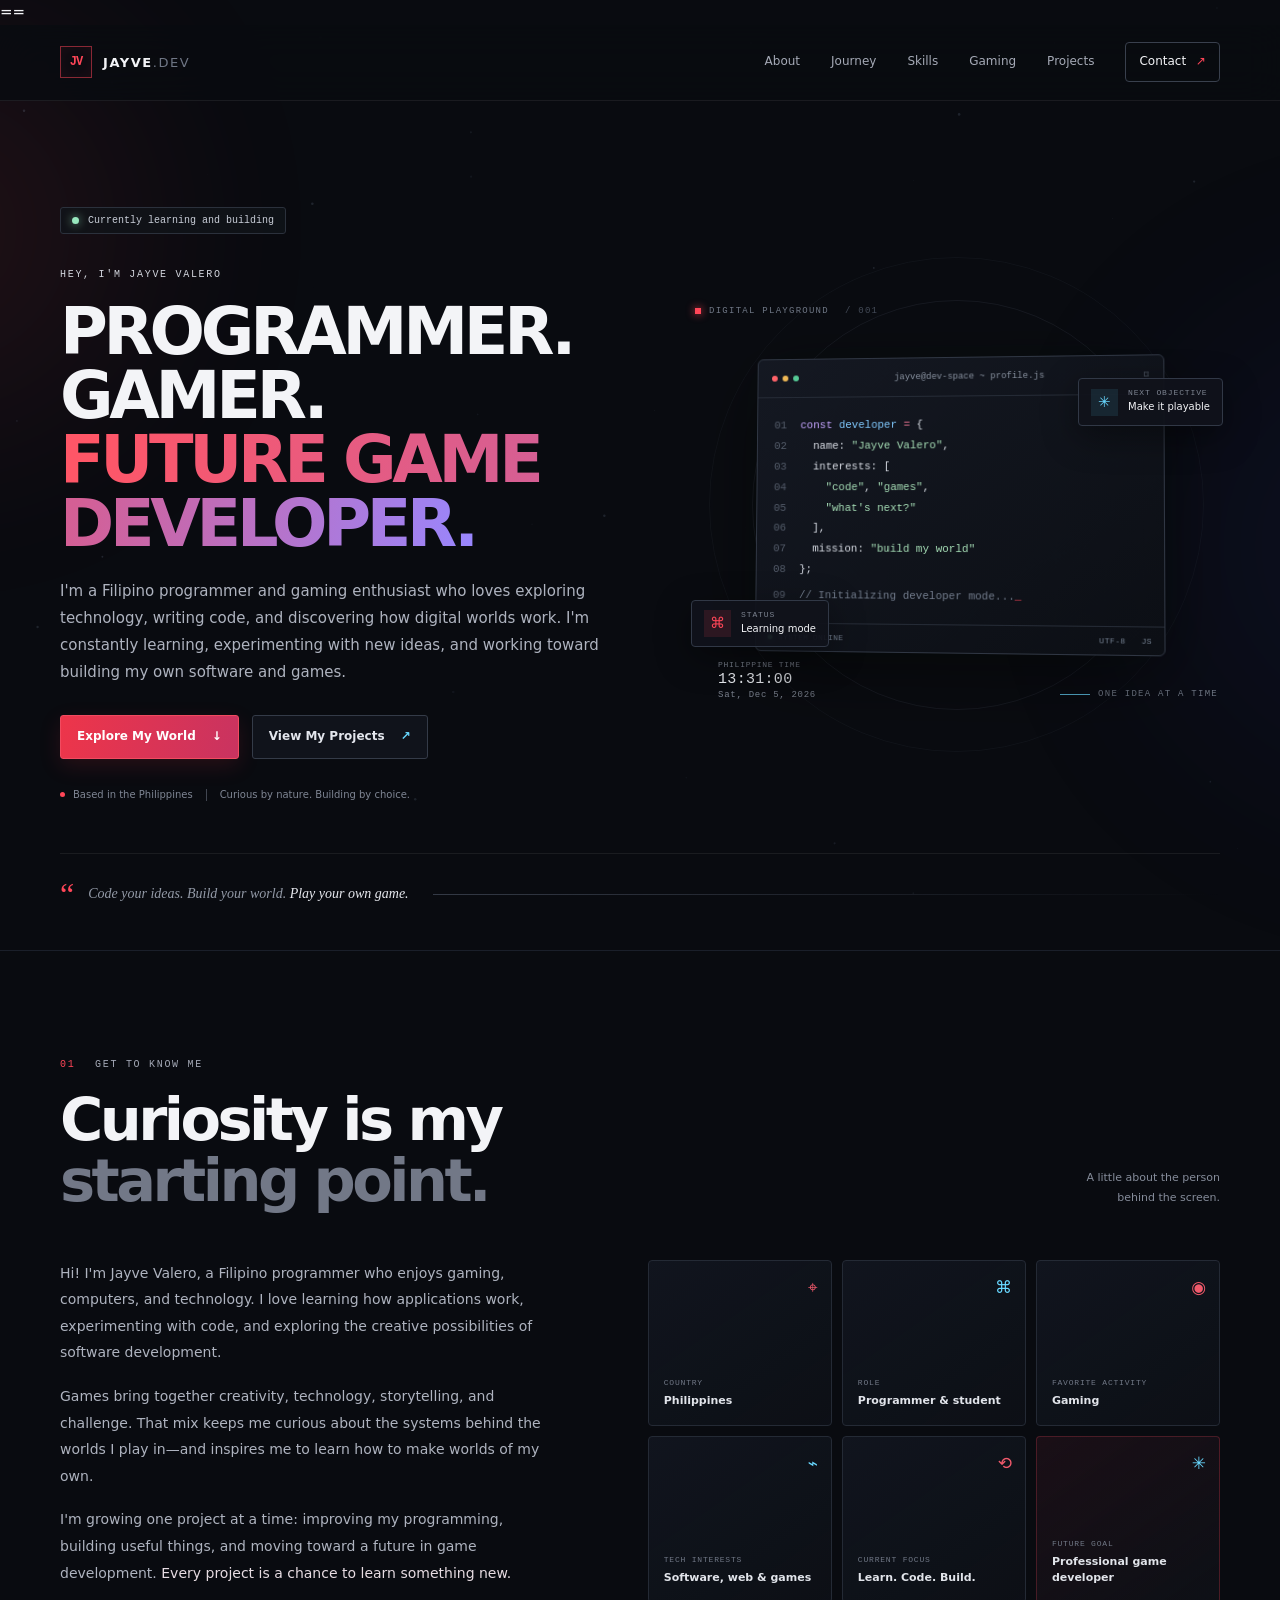
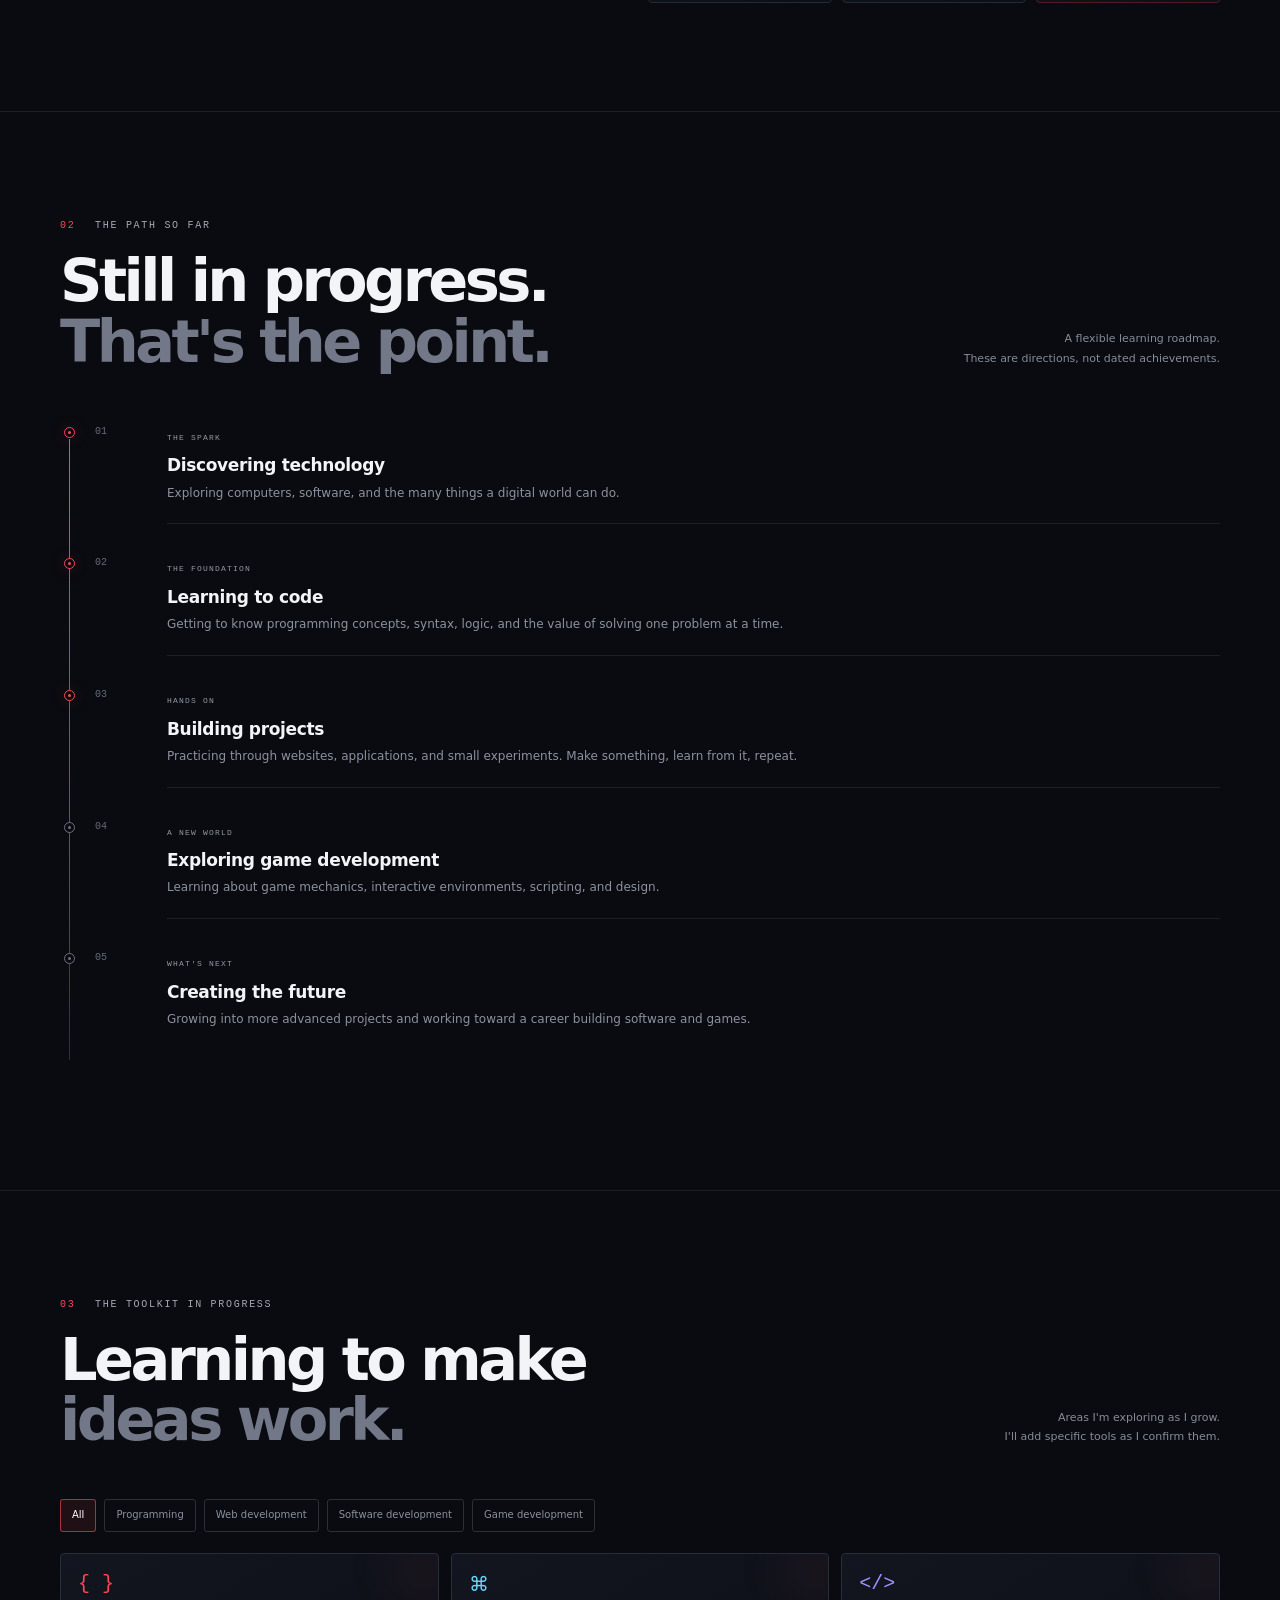
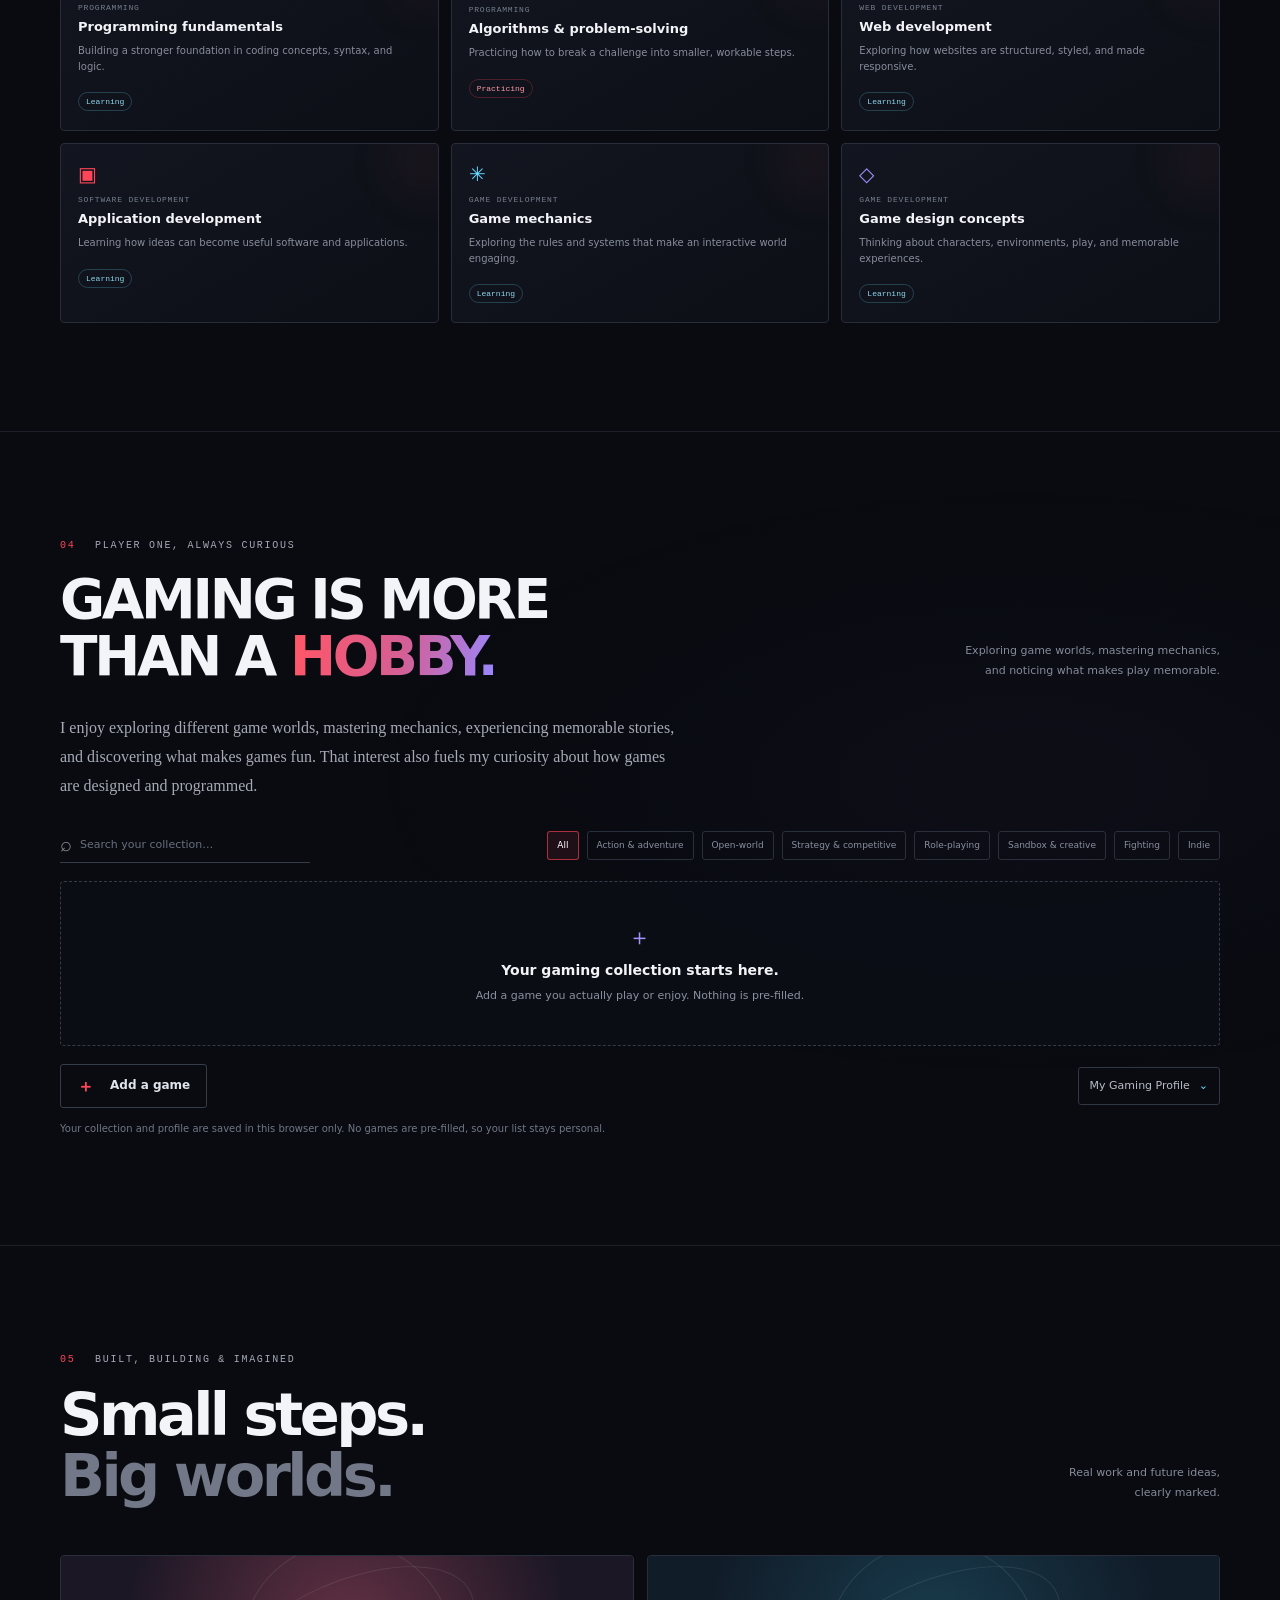
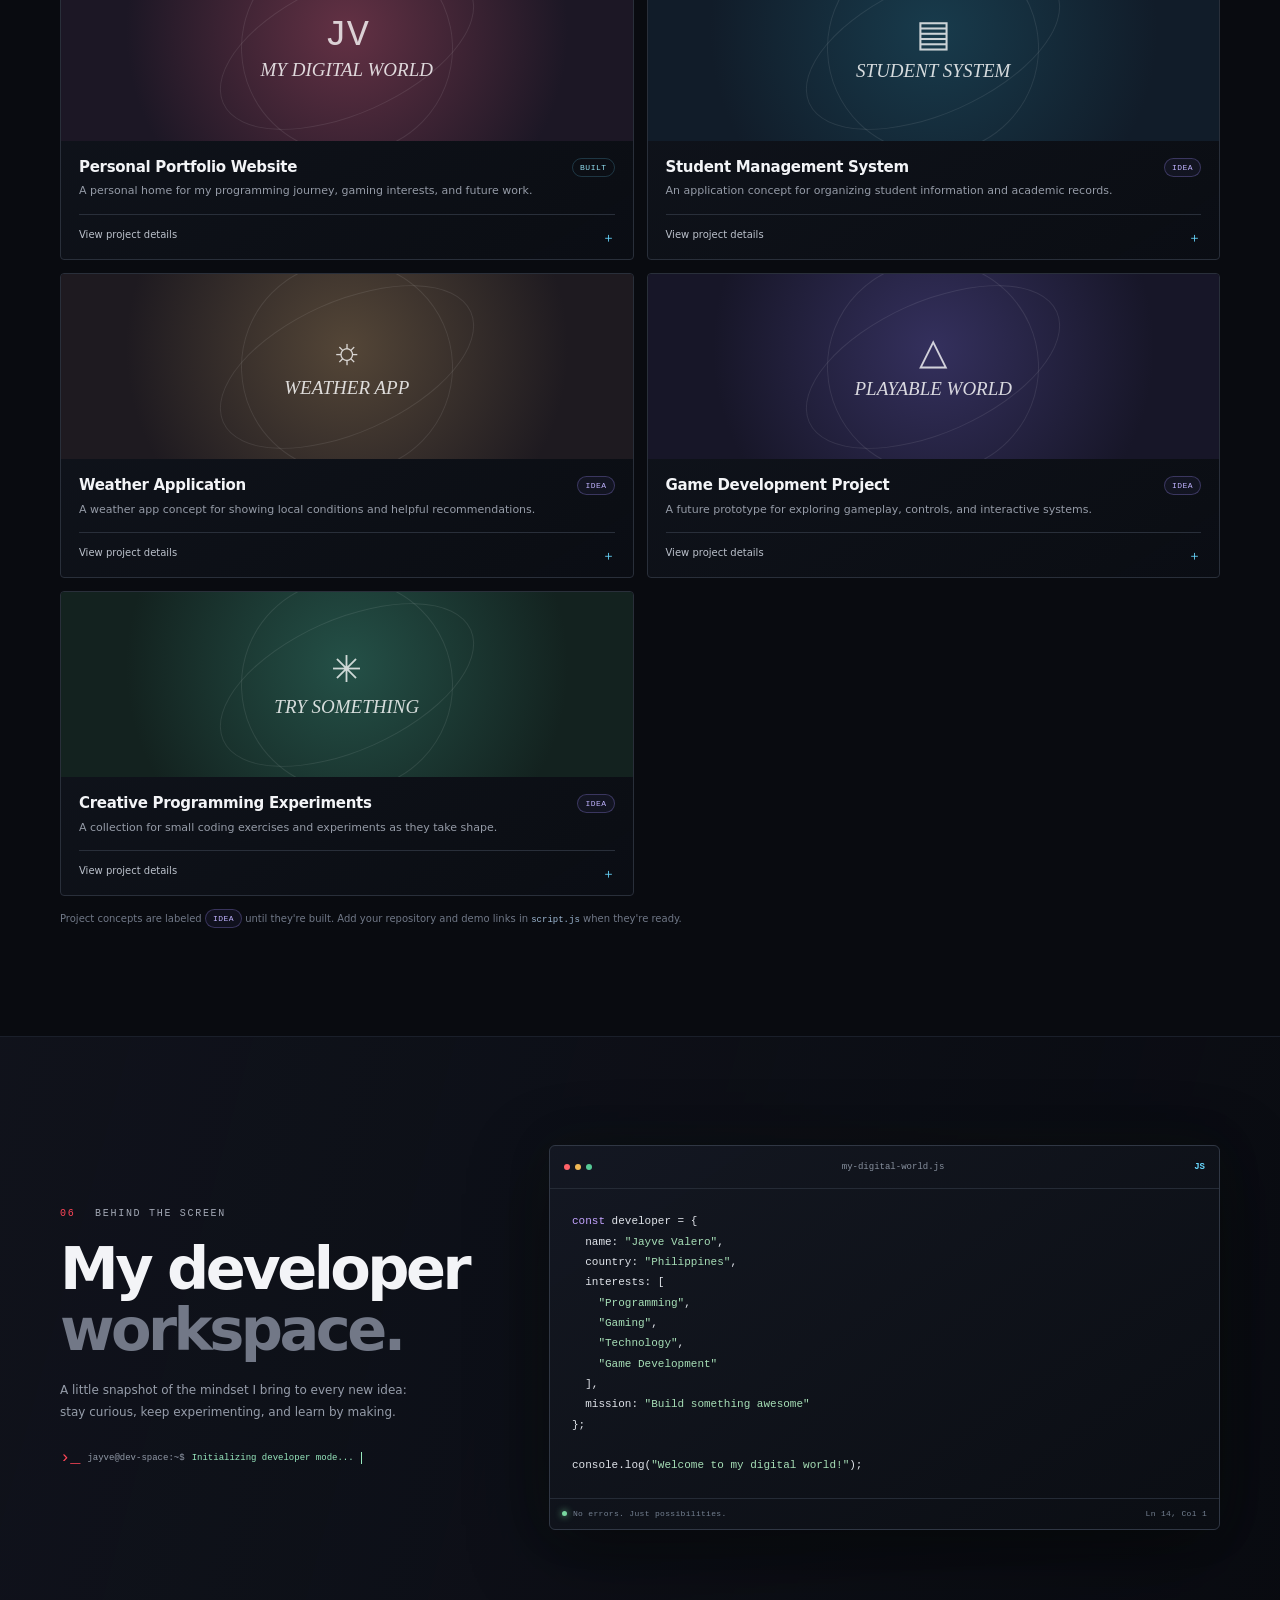
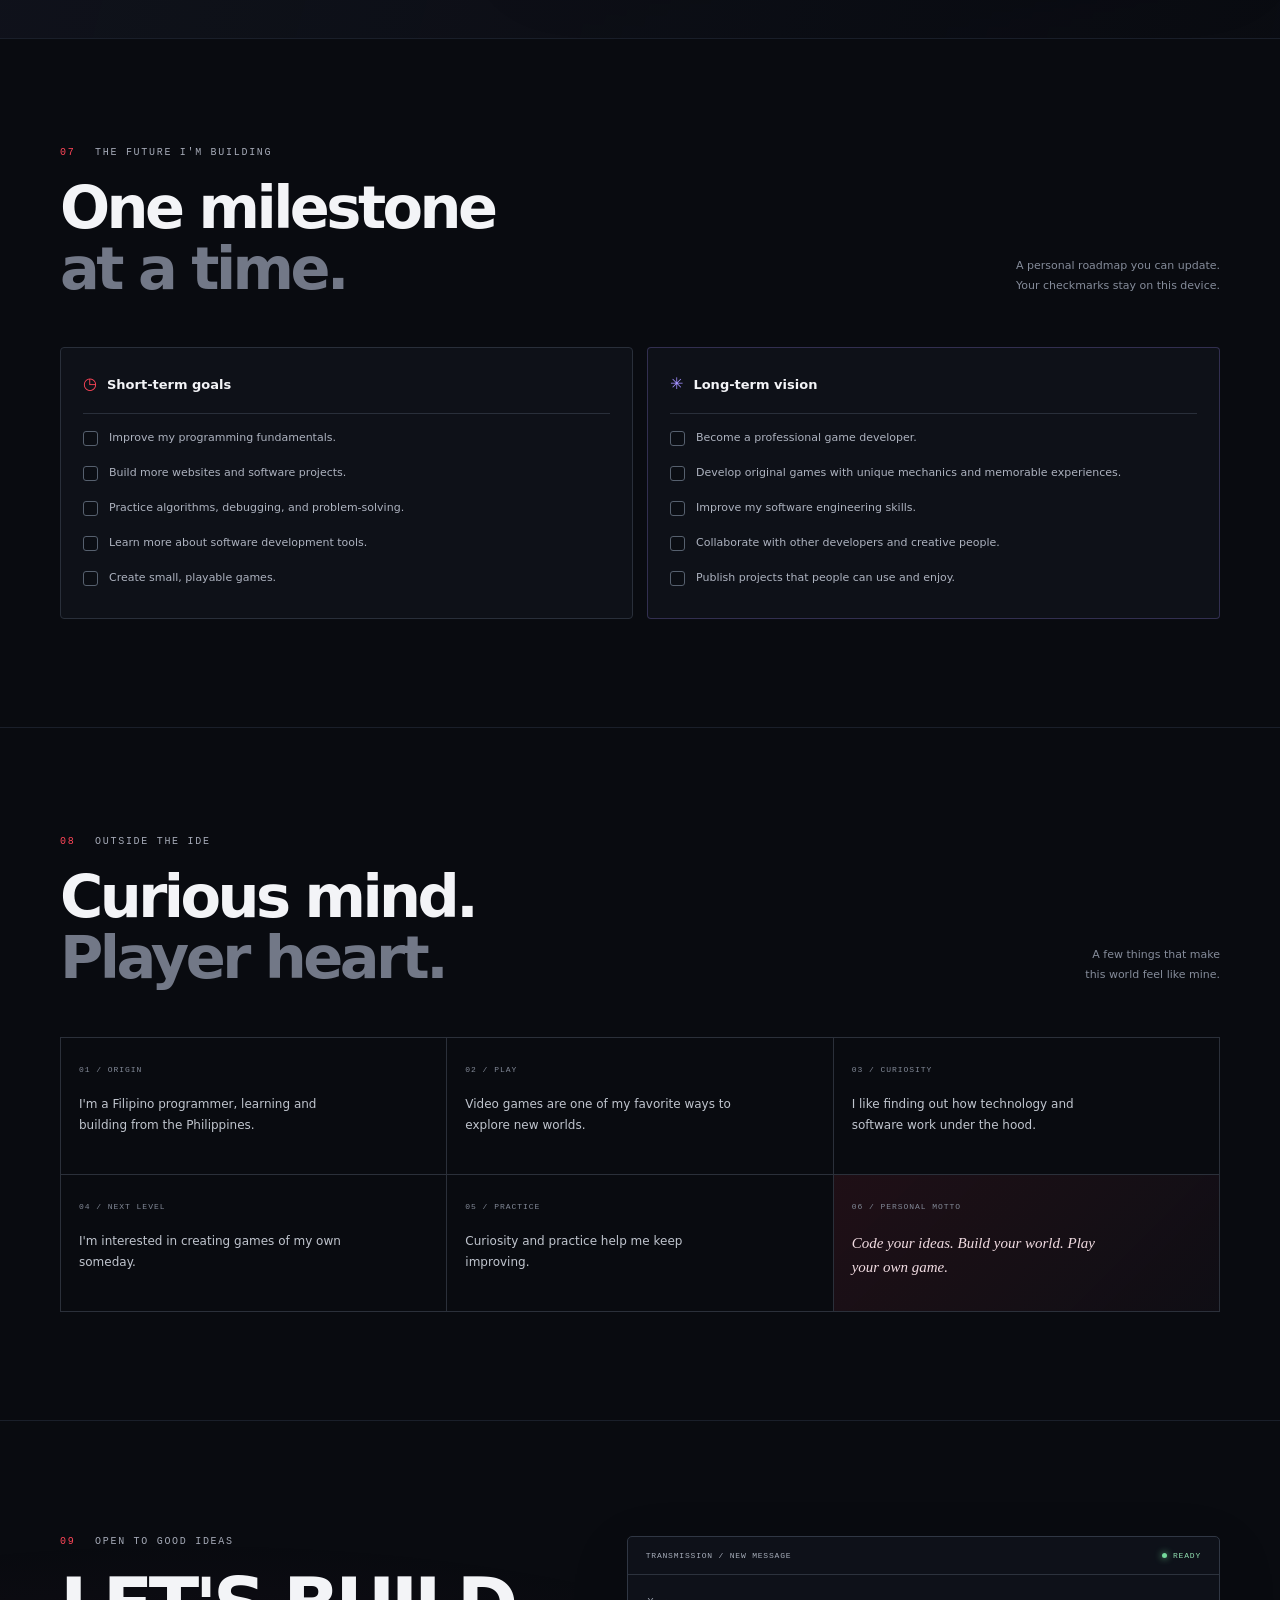
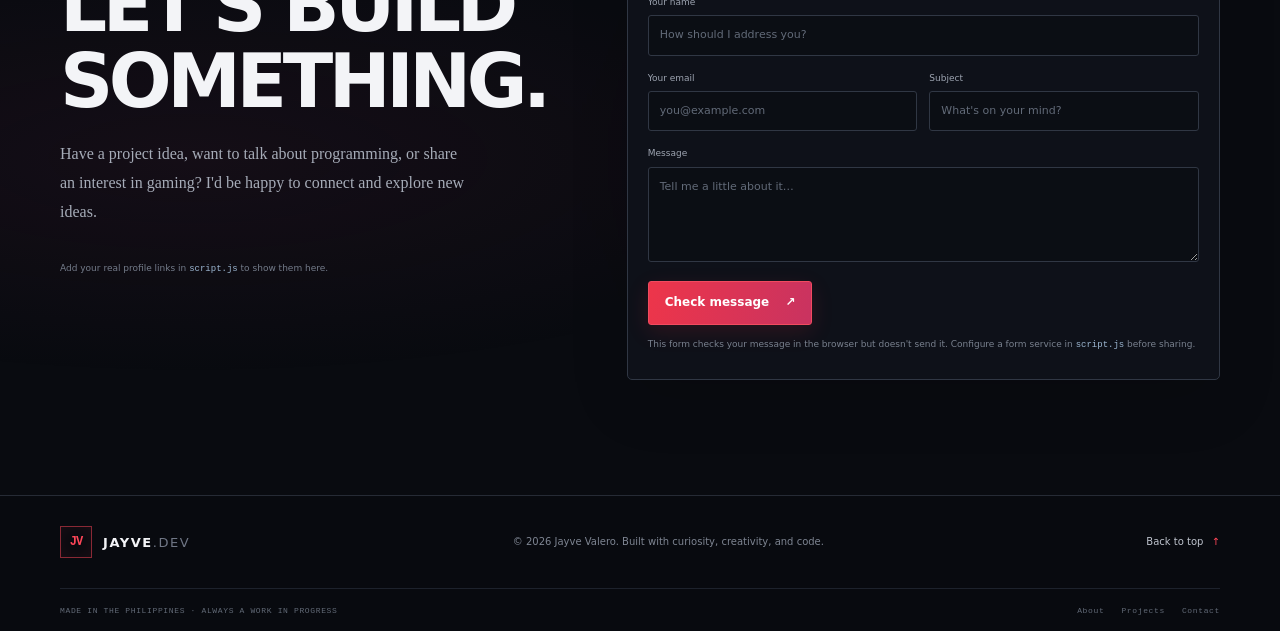
<file: Porfolio/mm/outputs/index.html>
<!doctype html>==
<html lang="en">
  <head>
    <meta charset="utf-8" />
    <meta name="viewport" content="width=device-width, initial-scale=1" />
    <meta name="theme-color" content="#090b10" />
    <meta
      name="description"
      content="Jayve Valero — Filipino programmer, gamer, and future game developer. Learning, building, and exploring digital worlds."
    />
    <title>Jayve Valero — Programmer, Gamer, Future Game Developer</title>
    <link rel="stylesheet" href="style.css" />
    <script src="script.js" defer></script>
  </head>

  <body>
    <a class="skip-link" href="#main">Skip to content</a>
    <div class="ambient ambient-red" aria-hidden="true"></div>
    <div class="ambient ambient-blue" aria-hidden="true"></div>
    <canvas class="particles" id="particles" aria-hidden="true"></canvas>
    <div class="scroll-progress" aria-hidden="true"></div>
      <div class="Programming class" id="progress-bar-container" aria-hidden="true">
      <span id="progress-bar"></span>
    </div>

    <header class="site-header">
      <div class="container nav-wrap">
        <a class="wordmark" href="#home" aria-label="Jayve Valero, home"
          ><span class="wordmark-mark">JV</span
          ><span>JAYVE<span class="muted">.DEV</span></span></a
        >
        <button
          class="menu-toggle"
          id="menu-toggle"
          type="button"
          aria-expanded="false"
          aria-controls="primary-nav"
          aria-label="Open navigation"
        >
          <span></span><span></span>
        </button>
        <nav class="primary-nav" id="primary-nav" aria-label="Main navigation">
          <a href="#about">About</a><a href="#journey">Journey</a
          ><a href="#skills">Skills</a><a href="#gaming">Gaming</a
          ><a href="#projects">Projects</a
          ><a class="nav-contact" href="#contact"
            >Contact <span aria-hidden="true">↗</span></a
          >
        </nav>
      </div>
    </header>

    <main id="main">
      <section class="hero section-pad" id="home">
        <div class="container hero-grid">
          <div class="hero-copy reveal">
            <div class="availability">
              <span class="status-light"></span> Currently learning and building
            </div>
            <p class="eyebrow">HEY, I'M JAYVE VALERO</p>
            <h1>
              PROGRAMMER.<br />GAMER.<br /><span class="text-gradient"
                >FUTURE GAME<br class="mobile-break" />
                DEVELOPER.</span
              >
            </h1>
            <p class="hero-intro">
              I'm a Filipino programmer and gaming enthusiast who loves
              exploring technology, writing code, and discovering how digital
              worlds work. I'm constantly learning, experimenting with new
              ideas, and working toward building my own software and games.
            </p>
            <div class="hero-actions">
              <a class="button button-primary" href="#about"
                >Explore My World <span aria-hidden="true">↓</span></a
              >
              <a class="button button-quiet" href="#projects"
                >View My Projects <span aria-hidden="true">↗</span></a
              >
            </div>
            <div class="hero-meta">
              <span
                ><span class="meta-dot"></span> Based in the Philippines</span
              ><span class="meta-divider"></span
              ><span>Curious by nature. Building by choice.</span>
            </div>
          </div>

          <div
            class="hero-visual reveal"
            aria-label="Decorative developer workspace illustration"
          >
            <div class="visual-orbit orbit-one"></div>
            <div class="visual-orbit orbit-two"></div>
            <div class="visual-label label-top">
              <span class="tiny-square"></span> DIGITAL PLAYGROUND
              <span class="label-index">/ 001</span>
            </div>
            <div class="code-window">
              <div class="window-bar">
                <div class="window-controls"><i></i><i></i><i></i></div>
                <span>jayve@dev-space ~ profile.js</span
                ><span class="window-lock" aria-hidden="true">⌑</span>
              </div>
              <div class="code-lines" aria-label="Code illustration">
                <div>
                  <span class="line-number">01</span
                  ><span class="code-purple">const</span>
                  <span class="code-blue">developer</span>
                  <span class="code-pink">=</span> {
                </div>
                <div>
                  <span class="line-number">02</span>&nbsp;&nbsp;name:
                  <span class="code-green">"Jayve Valero"</span>,
                </div>
                <div>
                  <span class="line-number">03</span>&nbsp;&nbsp;interests: [
                </div>
                <div>
                  <span class="line-number">04</span
                  >&nbsp;&nbsp;&nbsp;&nbsp;<span class="code-green">"code"</span
                  >, <span class="code-green">"games"</span>,
                </div>
                <div>
                  <span class="line-number">05</span
                  >&nbsp;&nbsp;&nbsp;&nbsp;<span class="code-green"
                    >"what's next?"</span
                  >
                </div>
                <div><span class="line-number">06</span>&nbsp;&nbsp;],</div>
                <div>
                  <span class="line-number">07</span>&nbsp;&nbsp;mission:
                  <span class="code-green">"build my world"</span>
                </div>
                <div><span class="line-number">08</span>};</div>
                <div class="code-output">
                  <span class="line-number">09</span
                  ><span class="code-comment"
                    >//
                    <span id="typing-text">Initializing developer mode...</span
                    ><span class="typing-cursor" aria-hidden="true"
                      >_</span
                    ></span
                  >
                </div>
              </div>
              <div class="window-footer">
                <span><i class="footer-led"></i> SYSTEM ONLINE</span
                ><span>UTF-8&nbsp;&nbsp; JS</span>
              </div>
            </div>
            <div class="float-chip chip-learning">
              <span class="chip-icon">⌘</span
              ><span><small>STATUS</small>Learning mode</span>
            </div>
            <div class="float-chip chip-build">
              <span class="chip-icon blue-icon">✳</span
              ><span><small>NEXT OBJECTIVE</small>Make it playable</span>
            </div>
            <div class="visual-label label-bottom">
              <span class="label-line"></span> ONE IDEA AT A TIME
            </div>
            <div class="clock-card">
              <span class="clock-label">PHILIPPINE TIME</span
              ><time id="philippine-clock">--:--:--</time
              ><span id="philippine-date">Loading local time…</span>
            </div>
          </div>
        </div>
        <div class="container motto-bar">
          <span class="motto-mark">“</span>
          <p>
            Code your ideas. Build your world. <span>Play your own game.</span>
          </p>
          <span class="motto-line"></span>
        </div>
      </section>

      <section class="section-pad section-border" id="about">
        <div class="container">
          <div class="section-heading reveal">
            <div>
              <p class="eyebrow">
                <span class="section-index">01</span> GET TO KNOW ME
              </p>
              <h2>
                Curiosity is my<br /><span class="text-muted"
                  >starting point.</span
                >
              </h2>
            </div>
            <p class="heading-side">
              A little about the person<br />behind the screen.
            </p>
          </div>
          <div class="about-grid">
            <div class="about-story reveal">
              <p>
                Hi! I'm Jayve Valero, a Filipino programmer who enjoys gaming,
                computers, and technology. I love learning how applications
                work, experimenting with code, and exploring the creative
                possibilities of software development.
              </p>
              <p>
                Games bring together creativity, technology, storytelling, and
                challenge. That mix keeps me curious about the systems behind
                the worlds I play in—and inspires me to learn how to make worlds
                of my own.
              </p>
              <p>
                I'm growing one project at a time: improving my programming,
                building useful things, and moving toward a future in game
                development.
                <span class="accent-text"
                  >Every project is a chance to learn something new.</span
                >
              </p>
            </div>
            <div
              class="profile-grid reveal"
              id="profile-cards"
              aria-label="Personal information"
            >
              <article class="profile-card">
                <span class="profile-icon" aria-hidden="true">⌖</span
                ><span class="card-label">COUNTRY</span
                ><strong>Philippines</strong>
              </article>
              <article class="profile-card">
                <span class="profile-icon" aria-hidden="true">⌘</span
                ><span class="card-label">ROLE</span
                ><strong>Programmer &amp; student</strong>
              </article>
              <article class="profile-card">
                <span class="profile-icon" aria-hidden="true">◉</span
                ><span class="card-label">FAVORITE ACTIVITY</span
                ><strong>Gaming</strong>
              </article>
              <article class="profile-card">
                <span class="profile-icon" aria-hidden="true">⌁</span
                ><span class="card-label">TECH INTERESTS</span
                ><strong>Software, web &amp; games</strong>
              </article>
              <article class="profile-card">
                <span class="profile-icon" aria-hidden="true">⟲</span
                ><span class="card-label">CURRENT FOCUS</span
                ><strong>Learn. Code. Build.</strong>
              </article>
              <article class="profile-card profile-card-goal">
                <span class="profile-icon" aria-hidden="true">✳</span
                ><span class="card-label">FUTURE GOAL</span
                ><strong>Professional game developer</strong>
              </article>
            </div>
          </div>
        </div>
      </section>

      <section class="section-pad section-border" id="journey">
        <div class="container">
          <div class="section-heading reveal">
            <div>
              <p class="eyebrow">
                <span class="section-index">02</span> THE PATH SO FAR
              </p>
              <h2>
                Still in progress.<br /><span class="text-muted"
                  >That's the point.</span
                >
              </h2>
            </div>
            <p class="heading-side">
              A flexible learning roadmap.<br />These are directions, not dated
              achievements.
            </p>
          </div>
          <ol class="timeline">
            <li class="timeline-item reveal">
              <span class="timeline-number">01</span>
              <div class="timeline-pin"><i></i></div>
              <div class="timeline-content">
                <span class="timeline-status">THE SPARK</span>
                <h3>Discovering technology</h3>
                <p>
                  Exploring computers, software, and the many things a digital
                  world can do.
                </p>
              </div>
            </li>
            <li class="timeline-item reveal">
              <span class="timeline-number">02</span>
              <div class="timeline-pin"><i></i></div>
              <div class="timeline-content">
                <span class="timeline-status">THE FOUNDATION</span>
                <h3>Learning to code</h3>
                <p>
                  Getting to know programming concepts, syntax, logic, and the
                  value of solving one problem at a time.
                </p>
              </div>
            </li>
            <li class="timeline-item reveal">
              <span class="timeline-number">03</span>
              <div class="timeline-pin"><i></i></div>
              <div class="timeline-content">
                <span class="timeline-status">HANDS ON</span>
                <h3>Building projects</h3>
                <p>
                  Practicing through websites, applications, and small
                  experiments. Make something, learn from it, repeat.
                </p>
              </div>
            </li>
            <li class="timeline-item reveal">
              <span class="timeline-number">04</span>
              <div class="timeline-pin"><i></i></div>
              <div class="timeline-content">
                <span class="timeline-status">A NEW WORLD</span>
                <h3>Exploring game development</h3>
                <p>
                  Learning about game mechanics, interactive environments,
                  scripting, and design.
                </p>
              </div>
            </li>
            <li class="timeline-item reveal">
              <span class="timeline-number">05</span>
              <div class="timeline-pin"><i></i></div>
              <div class="timeline-content">
                <span class="timeline-status">WHAT'S NEXT</span>
                <h3>Creating the future</h3>
                <p>
                  Growing into more advanced projects and working toward a
                  career building software and games.
                </p>
              </div>
            </li>
          </ol>
        </div>
      </section>

      <section class="section-pad section-border" id="skills">
        <div class="container">
          <div class="section-heading reveal">
            <div>
              <p class="eyebrow">
                <span class="section-index">03</span> THE TOOLKIT IN PROGRESS
              </p>
              <h2>
                Learning to make<br /><span class="text-muted"
                  >ideas work.</span
                >
              </h2>
            </div>
            <p class="heading-side">
              Areas I'm exploring as I grow.<br />I'll add specific tools as I
              confirm them.
            </p>
          </div>
          <div
            class="filter-row reveal"
            id="skill-filters"
            role="group"
            aria-label="Filter skills"
          ></div>
          <div
            class="skill-grid reveal"
            id="skill-grid"
            aria-live="polite"
          ></div>
        </div>
      </section>

      <section class="gaming-section section-pad section-border" id="gaming">
        <div class="container">
          <div class="section-heading reveal">
            <div>
              <p class="eyebrow">
                <span class="section-index">04</span> PLAYER ONE, ALWAYS CURIOUS
              </p>
              <h2>
                GAMING IS MORE<br />THAN A
                <span class="text-gradient">HOBBY.</span>
              </h2>
            </div>
            <p class="heading-side">
              Exploring game worlds, mastering mechanics,<br />and noticing what
              makes play memorable.
            </p>
          </div>
          <p class="gaming-intro reveal">
            I enjoy exploring different game worlds, mastering mechanics,
            experiencing memorable stories, and discovering what makes games
            fun. That interest also fuels my curiosity about how games are
            designed and programmed.
          </p>
          <div class="gaming-toolbar reveal">
            <label class="search-box"
              ><span aria-hidden="true">⌕</span
              ><span class="sr-only">Search games</span
              ><input
                id="game-search"
                type="search"
                placeholder="Search your collection…"
                autocomplete="off"
            /></label>
            <div
              id="game-filters"
              class="filter-row compact"
              role="group"
              aria-label="Filter games by genre"
            ></div>
          </div>
          <div class="game-grid" id="game-grid" aria-live="polite"></div>
          <div class="game-actions reveal">
            <button
              class="button button-outline"
              id="toggle-game-form"
              type="button"
              aria-expanded="false"
              aria-controls="game-form-panel"
            >
              <span>＋</span> Add a game
            </button>
            <details class="profile-details">
              <summary>
                My Gaming Profile <span aria-hidden="true">⌄</span>
              </summary>
              <form id="gaming-profile-form" class="gaming-profile-form">
                <label
                  >Favorite game<input
                    name="favoriteGame"
                    placeholder="Add your favorite" /></label
                ><label
                  >Currently playing<input
                    name="currentGame"
                    placeholder="What are you playing?" /></label
                ><label
                  >Favorite genre<input
                    name="favoriteGenre"
                    placeholder="Your all-time genre" /></label
                ><label
                  >Gaming platform<input
                    name="platform"
                    placeholder="Console, PC, mobile…" /></label
                ><label
                  >Wishlist<input
                    name="wishlist"
                    placeholder="Games you want to play" /></label
                ><label
                  >Dream game to create<input
                    name="dreamGame"
                    placeholder="A game you'd love to make" /></label
                ><button
                  class="button button-primary button-small"
                  type="submit"
                >
                  Save profile</button
                ><span
                  class="form-note"
                  id="gaming-profile-note"
                  role="status"
                ></span>
              </form>
            </details>
          </div>
          <form class="game-entry-panel" id="game-form-panel" hidden>
            <label
              >Game title<input
                name="title"
                required
                maxlength="60"
                placeholder="A game you actually play or enjoy" /></label
            ><label>Genre<select name="genre" required></select></label
            ><label
              >One-line note<input
                name="description"
                maxlength="120"
                placeholder="What do you like about it?" /></label
            ><button class="button button-primary button-small" type="submit">
              Add to collection
            </button>
          </form>
          <p class="privacy-note">
            Your collection and profile are saved in this browser only. No games
            are pre-filled, so your list stays personal.
          </p>
        </div>
      </section>

      <section class="section-pad section-border" id="projects">
        <div class="container">
          <div class="section-heading reveal">
            <div>
              <p class="eyebrow">
                <span class="section-index">05</span> BUILT, BUILDING &amp;
                IMAGINED
              </p>
              <h2>
                Small steps.<br /><span class="text-muted">Big worlds.</span>
              </h2>
            </div>
            <p class="heading-side">
              Real work and future ideas,<br />clearly marked.
            </p>
          </div>
          <div class="project-grid" id="project-grid"></div>
          <p class="section-footnote">
            Project concepts are labeled
            <span class="status-pill status-idea">IDEA</span> until they're
            built. Add your repository and demo links in
            <code>script.js</code> when they're ready.
          </p>
        </div>
      </section>

      <section
        class="section-pad section-border workspace-section"
        id="workspace"
      >
        <div class="container workspace-grid">
          <div class="workspace-copy reveal">
            <p class="eyebrow">
              <span class="section-index">06</span> BEHIND THE SCREEN
            </p>
            <h2>
              My developer<br /><span class="text-muted">workspace.</span>
            </h2>
            <p>
              A little snapshot of the mindset I bring to every new idea: stay
              curious, keep experimenting, and learn by making.
            </p>
            <div class="workspace-prompt">
              <span class="prompt-icon">›_</span><span>jayve@dev-space:~$</span
              ><strong id="workspace-typing"
                >Initializing developer mode...</strong
              ><i aria-hidden="true"></i>
            </div>
          </div>
          <div
            class="editor-window reveal"
            aria-label="Example JavaScript code editor"
          >
            <div class="editor-top">
              <div class="window-controls"><i></i><i></i><i></i></div>
              <span>my-digital-world.js</span><span class="editor-js">JS</span>
            </div>
            <pre><code><span class="code-purple">const</span> developer = {
  name: <span class="code-green">"Jayve Valero"</span>,
  country: <span class="code-green">"Philippines"</span>,
  interests: [
    <span class="code-green">"Programming"</span>,
    <span class="code-green">"Gaming"</span>,
    <span class="code-green">"Technology"</span>,
    <span class="code-green">"Game Development"</span>
  ],
  mission: <span class="code-green">"Build something awesome"</span>
};

console.log(<span class="code-green">"Welcome to my digital world!"</span>);</code></pre>
            <div class="editor-bottom">
              <span
                ><i class="footer-led"></i> No errors. Just possibilities.</span
              ><span>Ln 14, Col 1</span>
            </div>
          </div>
        </div>
      </section>

      <section class="section-pad section-border" id="goals">
        <div class="container">
          <div class="section-heading reveal">
            <div>
              <p class="eyebrow">
                <span class="section-index">07</span> THE FUTURE I'M BUILDING
              </p>
              <h2>
                One milestone<br /><span class="text-muted">at a time.</span>
              </h2>
            </div>
            <p class="heading-side">
              A personal roadmap you can update.<br />Your checkmarks stay on
              this device.
            </p>
          </div>
          <div class="goals-grid">
            <div class="goal-column reveal">
              <div class="goal-heading">
                <span class="goal-icon">◷</span>
                <h3>Short-term goals</h3>
              </div>
              <div id="short-goals" class="goal-list"></div>
            </div>
            <div class="goal-column long-goals reveal">
              <div class="goal-heading">
                <span class="goal-icon">✳</span>
                <h3>Long-term vision</h3>
              </div>
              <div id="long-goals" class="goal-list"></div>
            </div>
          </div>
        </div>
      </section>

      <section class="section-pad section-border" id="fun">
        <div class="container">
          <div class="section-heading reveal">
            <div>
              <p class="eyebrow">
                <span class="section-index">08</span> OUTSIDE THE IDE
              </p>
              <h2>
                Curious mind.<br /><span class="text-muted">Player heart.</span>
              </h2>
            </div>
            <p class="heading-side">
              A few things that make<br />this world feel like mine.
            </p>
          </div>
          <div class="fact-grid reveal">
            <article>
              <span>01 / ORIGIN</span>
              <p>
                I'm a Filipino programmer, learning and building from the
                Philippines.
              </p>
            </article>
            <article>
              <span>02 / PLAY</span>
              <p>
                Video games are one of my favorite ways to explore new worlds.
              </p>
            </article>
            <article>
              <span>03 / CURIOSITY</span>
              <p>
                I like finding out how technology and software work under the
                hood.
              </p>
            </article>
            <article>
              <span>04 / NEXT LEVEL</span>
              <p>I'm interested in creating games of my own someday.</p>
            </article>
            <article>
              <span>05 / PRACTICE</span>
              <p>Curiosity and practice help me keep improving.</p>
            </article>
            <article class="fact-accent">
              <span>06 / PERSONAL MOTTO</span>
              <p>Code your ideas. Build your world. Play your own game.</p>
            </article>
          </div>
        </div>
      </section>

      <section class="contact-section section-pad section-border" id="contact">
        <div class="container contact-grid">
          <div class="contact-copy reveal">
            <p class="eyebrow">
              <span class="section-index">09</span> OPEN TO GOOD IDEAS
            </p>
            <h2>LET'S BUILD<br />SOMETHING.</h2>
            <p>
              Have a project idea, want to talk about programming, or share an
              interest in gaming? I'd be happy to connect and explore new ideas.
            </p>
            <div
              class="social-links"
              id="social-links"
              aria-label="Social profiles"
            ></div>
            <p class="social-hint" id="social-hint">
              Add your real profile links in <code>script.js</code> to show them
              here.
            </p>
          </div>
          <div class="contact-form-card reveal">
            <div class="form-card-head">
              <span>TRANSMISSION / NEW MESSAGE</span
              ><span class="online-mark"><i></i> READY</span>
            </div>
            <form id="contact-form" novalidate>
              <label for="contact-name">Your name</label
              ><input
                id="contact-name"
                name="name"
                required
                autocomplete="name"
                placeholder="How should I address you?"
              />
              <div class="form-row">
                <div>
                  <label for="contact-email">Your email</label
                  ><input
                    id="contact-email"
                    name="email"
                    type="email"
                    required
                    autocomplete="email"
                    placeholder="you@example.com"
                  />
                </div>
                <div>
                  <label for="contact-subject">Subject</label
                  ><input
                    id="contact-subject"
                    name="subject"
                    required
                    placeholder="What's on your mind?"
                  />
                </div>
              </div>
              <label for="contact-message">Message</label
              ><textarea
                id="contact-message"
                name="message"
                required
                rows="4"
                placeholder="Tell me a little about it…"
              ></textarea>
              <button class="button button-primary submit-button" type="submit">
                Check message <span aria-hidden="true">↗</span>
              </button>
              <p class="form-disclaimer">
                This form checks your message in the browser but doesn't send
                it. Configure a form service in <code>script.js</code> before
                sharing.
              </p>
              <div
                class="form-feedback"
                id="contact-feedback"
                role="status"
                aria-live="polite"
              ></div>
            </form>
          </div>
        </div>
      </section>
    </main>

    <footer class="site-footer">
      <div class="container footer-main">
        <a class="wordmark" href="#home"
          ><span class="wordmark-mark">JV</span
          ><span>JAYVE<span class="muted">.DEV</span></span></a
        >
        <p>© 2026 Jayve Valero. Built with curiosity, creativity, and code.</p>
        <a class="back-top" href="#home"
          >Back to top <span aria-hidden="true">↑</span></a
        >
      </div>
      <div class="container footer-bottom">
        <span>MADE IN THE PHILIPPINES · ALWAYS A WORK IN PROGRESS</span>
        <div>
          <a href="#about">About</a><a href="#projects">Projects</a
          ><a href="#contact">Contact</a>
        </div>
      </div>
    </footer>
  </body>
</html>
</file>
<file: Porfolio/mm/outputs/style.css>
/* Update these variables to retheme the whole page. */
:root {
  color-scheme: dark;
  --bg: #090b10;
  --panel: #10131b;
  --line: #252b36;
  --text: #f3f4f7;
  --soft: #a5aab6;
  --muted: #707786;
  --red: #ff4658;
  --blue: #68d8ff;
  --purple: #a391ff;
  --green: #98e8be;
  --font: Inter, "Segoe UI", system-ui, -apple-system, Arial, sans-serif;
  --mono: "SFMono-Regular", Consolas, monospace;
  --max: 1160px;
}

* {
  box-sizing: border-box;
}

html {
  scroll-behavior: smooth;
  scroll-padding-top: 85px;
}

body {
  margin: 0;
  background: var(--bg);
  color: var(--text);
  font: 15px/1.65 var(--font);
  overflow-x: hidden;
}

body.menu-open {
  overflow: hidden;
}

a {
  color: inherit;
  text-decoration: none;
}

button,
input,
textarea,
select {
  font: inherit;
}

button {
  color: inherit;
}

::selection {
  background: #ff46585a;
  color: #fff;
}

:focus-visible {
  outline: 2px solid var(--blue);
  outline-offset: 4px;
}

.container {
  width: min(var(--max), calc(100% - 56px));
  margin-inline: auto;
}

.sr-only {
  position: absolute;
  width: 1px;
  height: 1px;
  padding: 0;
  margin: -1px;
  overflow: hidden;
  clip: rect(0, 0, 0, 0);
  white-space: nowrap;
  border: 0;
}

.skip-link {
  position: fixed;
  z-index: 1000;
  top: 8px;
  left: 8px;
  padding: 10px 15px;
  background: var(--blue);
  color: #071016;
  font-weight: 700;
  transform: translateY(-150%);
}

.skip-link:focus {
  transform: translateY(0);
}

.ambient {
  position: fixed;
  z-index: -2;
  pointer-events: none;
  border-radius: 50%;
  filter: blur(120px);
  opacity: 0.11;
}

.ambient-red {
  width: 370px;
  height: 370px;
  background: var(--red);
  top: 5%;
  left: -250px;
}

.ambient-blue {
  width: 480px;
  height: 480px;
  background: #353dd0;
  top: 34%;
  right: -360px;
  opacity: 0.08;
}

.particles {
  position: fixed;
  inset: 0;
  z-index: -1;
  width: 100%;
  height: 100%;
  pointer-events: none;
  opacity: 0.52;
}

.scroll-progress {
  position: fixed;
  z-index: 100;
  inset: 0 0 auto;
  height: 2px;
}

.scroll-progress span {
  display: block;
  width: 0;
  height: 100%;
  background: linear-gradient(90deg, var(--red), var(--purple), var(--blue));
  box-shadow: 0 0 12px #68d8ffaa;
}

.section-pad {
  padding-block: 108px;
}

.section-border {
  border-top: 1px solid #1a1f2a;
}

.site-header {
  position: sticky;
  z-index: 50;
  top: 0;
  height: 76px;
  border-bottom: 1px solid #ffffff12;
  background: #090b10d1;
  backdrop-filter: blur(18px);
}

.nav-wrap {
  height: 100%;
  display: flex;
  align-items: center;
  justify-content: space-between;
}

.wordmark {
  display: inline-flex;
  align-items: center;
  gap: 11px;
  font-size: 13px;
  font-weight: 800;
  letter-spacing: 0.12em;
}

.wordmark-mark {
  width: 32px;
  height: 32px;
  display: grid;
  place-items: center;
  border: 1px solid #ff465885;
  color: var(--red);
  font: 700 12px var(--mono);
  letter-spacing: -0.08em;
  box-shadow: inset 0 0 18px #ff465814;
}

.muted {
  color: var(--muted);
  font-weight: 500;
}

.primary-nav {
  display: flex;
  align-items: center;
  gap: 31px;
  color: var(--soft);
  font-size: 12px;
}

.primary-nav a {
  transition: color 0.2s;
}

.primary-nav a:hover {
  color: var(--text);
}

.primary-nav .nav-contact {
  border: 1px solid #39404d;
  border-radius: 4px;
  padding: 9px 13px;
  color: var(--text);
}

.nav-contact span {
  color: var(--red);
  padding-left: 6px;
}

.menu-toggle {
  display: none;
}

.hero {
  padding-top: 72px;
  padding-bottom: 40px;
  min-height: calc(100svh - 76px);
  display: flex;
  flex-direction: column;
  justify-content: center;
}

.hero-grid {
  display: grid;
  grid-template-columns: minmax(0, 1fr) minmax(390px, 0.91fr);
  align-items: center;
  gap: 54px;
  padding-block: 34px 50px;
}

.availability {
  display: inline-flex;
  align-items: center;
  gap: 9px;
  border: 1px solid #2b313c;
  background: #11141acc;
  border-radius: 3px;
  padding: 7px 11px;
  color: #c9ced8;
  font: 10px var(--mono);
}

.status-light,
.meta-dot {
  display: inline-block;
  flex: none;
  width: 7px;
  height: 7px;
  border-radius: 50%;
  background: var(--green);
  box-shadow: 0 0 10px #98e8bebf;
}

.eyebrow {
  font: 10px var(--mono);
  letter-spacing: 0.17em;
  color: #a4a9b6;
  margin: 0 0 20px;
}

.hero-copy .eyebrow {
  margin-top: 35px;
  color: #d2d5dd;
}

.hero h1 {
  font-size: clamp(42px, 5.1vw, 70px);
  line-height: 0.98;
  letter-spacing: -0.065em;
  margin: 0 0 22px;
  font-weight: 800;
}

.text-gradient {
  background: linear-gradient(100deg, #ff5667 4%, #d45f95 55%, #9887ff);
  -webkit-background-clip: text;
  background-clip: text;
  color: transparent;
}

.text-muted {
  color: #727887;
}

.mobile-break {
  display: none;
}

.hero-intro {
  max-width: 590px;
  color: #aeb3bf;
  font-size: 15px;
  line-height: 1.8;
  margin: 0;
}

.hero-actions {
  display: flex;
  flex-wrap: wrap;
  gap: 13px;
  margin-top: 29px;
}

.button {
  display: inline-flex;
  min-height: 44px;
  align-items: center;
  justify-content: center;
  gap: 16px;
  padding: 0 16px;
  border: 1px solid transparent;
  border-radius: 3px;
  font-size: 12px;
  font-weight: 650;
  cursor: pointer;
  transition:
    transform 0.2s,
    border-color 0.2s,
    background 0.2s,
    box-shadow 0.2s;
}

.button:hover {
  transform: translateY(-2px);
}

.button-primary {
  color: white;
  background: linear-gradient(100deg, #ed354a, #c93360);
  border-color: #f14b60;
  box-shadow: 0 7px 22px #ff304921;
}

.button-primary:hover {
  box-shadow: 0 8px 28px #ff30494d;
}

.button-quiet {
  background: #13161ecc;
  border-color: #343b48;
  color: #e3e6ed;
}

.button-quiet:hover,
.button-outline:hover {
  border-color: var(--blue);
}

.button-quiet span {
  color: var(--blue);
}

.hero-meta {
  display: flex;
  flex-wrap: wrap;
  align-items: center;
  gap: 13px;
  margin-top: 28px;
  color: #7f8694;
  font-size: 10px;
}

.hero-meta > span:first-child {
  display: inline-flex;
  align-items: center;
  gap: 8px;
}

.meta-dot {
  width: 5px;
  height: 5px;
  background: var(--red);
  box-shadow: none;
}

.meta-divider {
  height: 12px;
  width: 1px;
  background: #414651;
}

.hero-visual {
  min-height: 425px;
  position: relative;
  display: grid;
  place-items: center;
}

.visual-orbit {
  position: absolute;
  border: 1px solid #8592ab1a;
  border-radius: 50%;
  pointer-events: none;
}

.orbit-one {
  width: 410px;
  height: 410px;
}

.orbit-two {
  width: 495px;
  height: 495px;
  border-color: #8592ab0f;
}

.visual-label {
  position: absolute;
  color: #6f7785;
  font: 9px var(--mono);
  letter-spacing: 0.14em;
  display: flex;
  align-items: center;
  gap: 8px;
  z-index: 2;
}

.label-top {
  top: 14px;
  left: 2px;
}

.tiny-square {
  width: 6px;
  height: 6px;
  background: var(--red);
  box-shadow: 0 0 9px var(--red);
}

.label-index {
  color: #444b58;
  margin-left: 8px;
}

.label-bottom {
  right: 2px;
  bottom: 18px;
}

.label-line {
  width: 30px;
  height: 1px;
  background: var(--blue);
  opacity: 0.8;
}

.code-window,
.editor-window {
  position: relative;
  z-index: 3;
  border: 1px solid #303744;
  border-radius: 6px;
  background: linear-gradient(145deg, #141822f7, #0b0e14fa);
  box-shadow:
    0 22px 80px #0007,
    0 0 50px #2f4d1414;
}

.code-window {
  width: min(100%, 410px);
  transform: perspective(1000px) rotateY(-5deg) rotateX(2deg);
}

.window-bar,
.editor-top {
  height: 39px;
  display: flex;
  align-items: center;
  justify-content: space-between;
  padding: 0 14px;
  border-bottom: 1px solid #252b36;
  color: #87909e;
  font: 9px var(--mono);
}

.window-controls {
  display: flex;
  gap: 5px;
}

.window-controls i {
  width: 6px;
  height: 6px;
  border-radius: 50%;
  background: #424956;
}

.window-controls i:first-child {
  background: #ff6269;
}

.window-controls i:nth-child(2) {
  background: #efb855;
}

.window-controls i:last-child {
  background: #55c995;
}

.window-lock {
  color: #6d7786;
}

.code-lines {
  padding: 18px 17px 17px;
  font: 11px/1.9 var(--mono);
  color: #d9dde5;
  white-space: nowrap;
  overflow: hidden;
}

.line-number {
  display: inline-block;
  width: 27px;
  color: #535b69;
  user-select: none;
}

.code-purple {
  color: #c4a4ff;
}

.code-blue {
  color: #80caff;
}

.code-pink {
  color: #ff7d9d;
}

.code-green {
  color: #a7dfb7;
}

.code-comment {
  color: #717b8b;
}

.code-output {
  padding-top: 5px;
}

.typing-cursor {
  display: inline-block;
  color: var(--red);
  animation: blink 1s steps(2, start) infinite;
}

@keyframes blink {
  to {
    visibility: hidden;
  }
}

.window-footer,
.editor-bottom {
  height: 28px;
  border-top: 1px solid #252b36;
  display: flex;
  align-items: center;
  justify-content: space-between;
  padding: 0 12px;
  color: #748091;
  font: 8px var(--mono);
  letter-spacing: 0.04em;
}

.window-footer span:first-child,
.editor-bottom span:first-child {
  display: flex;
  align-items: center;
  gap: 6px;
}

.footer-led {
  width: 5px;
  height: 5px;
  display: inline-block;
  border-radius: 50%;
  background: #79d8a0;
  box-shadow: 0 0 7px #79d8a0;
}

.float-chip {
  position: absolute;
  z-index: 4;
  display: flex;
  align-items: center;
  gap: 10px;
  padding: 9px 12px;
  border: 1px solid #313846;
  border-radius: 4px;
  background: #10131bf0;
  box-shadow: 0 10px 35px #0006;
  font-size: 10px;
}

.float-chip small {
  display: block;
  color: #7d8491;
  font: 8px var(--mono);
  letter-spacing: 0.11em;
  margin-bottom: 2px;
}

.chip-icon {
  width: 27px;
  height: 27px;
  display: grid;
  place-items: center;
  background: #ff46581f;
  color: var(--red);
  font: 15px var(--mono);
}

.blue-icon {
  color: var(--blue);
  background: #68d8ff1a;
}

.chip-learning {
  left: -2px;
  bottom: 70px;
}

.chip-build {
  right: -3px;
  top: 86px;
}

.clock-card {
  position: absolute;
  bottom: 17px;
  left: 25px;
  display: flex;
  flex-direction: column;
  color: #7d8491;
  font: 9px var(--mono);
  letter-spacing: 0.08em;
}

.clock-card time {
  font-size: 15px;
  color: #edf0f5;
  letter-spacing: 0.02em;
  margin: 2px 0;
}

.clock-label {
  font-size: 8px;
}

.motto-bar {
  border-top: 1px solid #ffffff12;
  display: flex;
  align-items: center;
  gap: 14px;
  padding-top: 24px;
  color: #9299a6;
}

.motto-mark {
  font:
    32px/1 Georgia,
    serif;
  color: var(--red);
}

.motto-bar p {
  margin: 0;
  font:
    italic 14px Georgia,
    serif;
}

.motto-bar p span {
  color: #e7e9ef;
}

.motto-line {
  height: 1px;
  flex: 1;
  background: linear-gradient(90deg, #343a46, transparent);
  margin-left: 10px;
}

.section-heading {
  display: flex;
  justify-content: space-between;
  align-items: end;
  gap: 28px;
  margin-bottom: 48px;
}

.section-index {
  display: inline-block;
  color: var(--red);
  margin-right: 12px;
}

.section-heading h2,
.workspace-copy h2,
.contact-copy h2 {
  margin: 0;
  font-size: clamp(38px, 5vw, 59px);
  line-height: 1.03;
  letter-spacing: -0.06em;
  font-weight: 760;
}

.heading-side {
  color: #858c9a;
  font-size: 11px;
  line-height: 1.8;
  margin: 0 0 4px;
  text-align: right;
}

.about-grid {
  display: grid;
  grid-template-columns: 0.95fr 1.05fr;
  gap: 70px;
}

.about-story {
  max-width: 500px;
}

.about-story p {
  color: #aeb3bf;
  font-size: 14px;
  line-height: 1.9;
  margin: 0 0 17px;
}

.accent-text {
  color: #e7dce2;
}

.profile-grid {
  display: grid;
  grid-template-columns: repeat(3, 1fr);
  gap: 10px;
}

.profile-card {
  position: relative;
  min-height: 117px;
  padding: 17px 15px;
  background: linear-gradient(145deg, #12161fee, #0d1017e0);
  border: 1px solid #242a35;
  border-radius: 4px;
  display: flex;
  flex-direction: column;
  justify-content: flex-end;
  gap: 6px;
  transition:
    border-color 0.2s,
    transform 0.2s;
}

.profile-card:hover {
  border-color: #4c5362;
  transform: translateY(-2px);
}

.profile-icon {
  position: absolute;
  top: 12px;
  right: 13px;
  color: #f05a6b;
  font-size: 17px;
}

.profile-card:nth-child(2n) .profile-icon {
  color: var(--blue);
}

.card-label {
  font: 8px var(--mono);
  letter-spacing: 0.1em;
  color: #717987;
}

.profile-card strong {
  font-size: 11px;
  font-weight: 580;
  color: #e1e4ea;
  line-height: 1.4;
}

.profile-card-goal {
  border-color: #ff46583d;
  background: linear-gradient(145deg, #4319264d, #0e1117e6);
}

.timeline {
  position: relative;
  list-style: none;
  margin: 0;
  padding: 2px 0 2px 35px;
  display: grid;
}

.timeline:before {
  content: "";
  position: absolute;
  top: 18px;
  bottom: 22px;
  left: 9px;
  width: 1px;
  background: linear-gradient(var(--red), #53526f 68%, #29303d);
}

.timeline-item {
  position: relative;
  display: grid;
  grid-template-columns: 54px minmax(0, 1fr);
  gap: 18px;
  min-height: 112px;
  padding: 0 0 30px;
}

.timeline-number {
  font: 10px var(--mono);
  color: #636b78;
  padding-top: 3px;
}

.timeline-pin {
  position: absolute;
  left: -31px;
  top: 4px;
  width: 11px;
  height: 11px;
  border: 1px solid var(--red);
  border-radius: 50%;
  background: var(--bg);
  box-shadow: 0 0 15px #ff465833;
}

.timeline-pin i {
  position: absolute;
  inset: 3px;
  border-radius: 50%;
  background: var(--red);
}

.timeline-item:nth-child(n + 4) .timeline-pin {
  border-color: #707080;
  box-shadow: none;
}

.timeline-item:nth-child(n + 4) .timeline-pin i {
  background: #707080;
}

.timeline-content {
  padding-bottom: 20px;
  border-bottom: 1px solid #1a1f2a;
}

.timeline-item:last-child .timeline-content {
  border: 0;
}

.timeline-status {
  color: #9299a5;
  font: 8px var(--mono);
  letter-spacing: 0.15em;
}

.timeline-content h3 {
  font-size: 17px;
  letter-spacing: -0.02em;
  margin: 4px 0;
}

.timeline-content p {
  color: #8b929f;
  font-size: 12px;
  margin: 0;
  max-width: 680px;
}

.filter-row {
  display: flex;
  flex-wrap: wrap;
  gap: 8px;
}

.filter-chip {
  border: 1px solid #2a303b;
  background: transparent;
  padding: 7px 11px;
  border-radius: 3px;
  color: #89909e;
  font-size: 10px;
  cursor: pointer;
  transition: all 0.2s;
}

.filter-chip:hover {
  border-color: #5a6473;
  color: white;
}

.filter-chip[aria-pressed="true"] {
  border-color: #ff46589e;
  color: #fff;
  background: #ff465817;
}

#skill-filters {
  margin-bottom: 21px;
}

.skill-grid {
  display: grid;
  grid-template-columns: repeat(3, 1fr);
  gap: 12px;
}

.skill-card {
  min-height: 160px;
  padding: 18px 17px;
  border: 1px solid #272d39;
  border-radius: 4px;
  background: linear-gradient(150deg, #141822dc, #0d1017dc);
  position: relative;
  overflow: hidden;
}

.skill-card:after {
  content: "";
  position: absolute;
  width: 85px;
  height: 85px;
  border-radius: 50%;
  background: #ff46580a;
  filter: blur(20px);
  right: -30px;
  top: -25px;
}

.skill-icon {
  color: var(--red);
  font: 20px var(--mono);
  margin-bottom: 8px;
}

.skill-card:nth-child(3n + 2) .skill-icon {
  color: var(--blue);
}

.skill-card:nth-child(3n) .skill-icon {
  color: var(--purple);
}

.skill-category {
  color: #76808e;
  font: 8px var(--mono);
  text-transform: uppercase;
  letter-spacing: 0.1em;
}

.skill-card h3 {
  font-size: 13px;
  margin: 4px 0 6px;
}

.skill-card p {
  margin: 0 0 13px;
  color: #878e9c;
  font-size: 10px;
  line-height: 1.55;
}

.skill-status {
  display: inline-flex;
  border: 1px solid #313844;
  border-radius: 99px;
  padding: 4px 7px;
  color: #abb2bf;
  font: 8px var(--mono);
}

.skill-status.status-learning {
  border-color: #68d8ff3b;
  color: #8fd8ef;
}

.skill-status.status-practicing {
  border-color: #ff465840;
  color: #ff9ca6;
}

.gaming-section {
  background: radial-gradient(ellipse at 80% 43%, #3b2d6814, transparent 45%);
}

.gaming-section .section-heading h2 {
  font-size: clamp(37px, 4.5vw, 55px);
}

.gaming-intro {
  max-width: 620px;
  color: #a5aab6;
  font:
    16px/1.8 Georgia,
    serif;
  margin: -18px 0 27px;
}

.gaming-toolbar {
  display: flex;
  align-items: center;
  justify-content: space-between;
  gap: 20px;
  margin-bottom: 18px;
}

.search-box {
  display: flex;
  align-items: center;
  gap: 8px;
  width: min(250px, 100%);
  border-bottom: 1px solid #363c48;
  color: #858c99;
}

.search-box > span:first-child {
  font-size: 20px;
}

.search-box input {
  width: 100%;
  padding: 8px 0;
  color: var(--text);
  font-size: 11px;
}

.search-box input::placeholder {
  color: #68707d;
}

.search-box input,
.gaming-profile-form input,
.game-entry-panel input,
.game-entry-panel select,
.contact-form-card input,
.contact-form-card textarea {
  background: transparent;
  border: 0;
  outline: none;
}

.search-box input:focus-visible,
.gaming-profile-form input:focus-visible,
.game-entry-panel input:focus-visible,
.game-entry-panel select:focus-visible,
.contact-form-card input:focus-visible,
.contact-form-card textarea:focus-visible {
  outline: 1px solid var(--blue);
  outline-offset: 3px;
}

.compact {
  justify-content: flex-end;
}

.compact .filter-chip {
  padding: 6px 9px;
  font-size: 9px;
}

.game-grid {
  display: grid;
  grid-template-columns: repeat(3, 1fr);
  gap: 12px;
}

.empty-state {
  grid-column: 1/-1;
  min-height: 165px;
  display: grid;
  place-items: center;
  text-align: center;
  padding: 25px;
  border: 1px dashed #343b49;
  background: #0e11188c;
  border-radius: 4px;
}

.empty-state strong {
  display: block;
  font-size: 14px;
  margin: 0 0 5px;
}

.empty-state p {
  margin: 0;
  color: #8a92a0;
  font-size: 11px;
}

.empty-state-mark {
  display: block;
  color: var(--purple);
  font: 23px var(--mono);
  margin-bottom: 6px;
}

.game-card {
  position: relative;
  min-height: 174px;
  display: flex;
  flex-direction: column;
  justify-content: space-between;
  padding: 17px;
  border: 1px solid #2a3040;
  background: linear-gradient(140deg, #1d1e54d1, #0d111ff0);
  border-radius: 4px;
  overflow: hidden;
}

.game-card:after {
  content: "";
  position: absolute;
  width: 120px;
  height: 120px;
  right: -42px;
  top: -45px;
  background: radial-gradient(circle, #68d8ff26, transparent 70%);
  pointer-events: none;
}

.game-card-top {
  display: flex;
  justify-content: space-between;
  align-items: center;
  gap: 8px;
}

.game-genre {
  font: 8px var(--mono);
  letter-spacing: 0.12em;
  text-transform: uppercase;
  color: #a9a3fa;
}

.game-delete {
  background: none;
  border: 0;
  color: #7f8796;
  cursor: pointer;
  padding: 4px 7px;
  font-size: 12px;
}

.game-delete:hover {
  color: #ff7c87;
}

.game-card h3 {
  font:
    21px Georgia,
    serif;
  margin: 16px 0 5px;
  overflow-wrap: anywhere;
}

.game-card p {
  color: #9299a7;
  font-size: 10px;
  margin: 0;
  overflow-wrap: anywhere;
}

.game-actions {
  display: flex;
  align-items: center;
  justify-content: space-between;
  gap: 16px;
  margin-top: 18px;
}

.button-outline {
  background: transparent;
  border-color: #363d4a;
  color: #e0e4ec;
}

.button-outline > span {
  font-size: 17px;
  color: var(--red);
}

.profile-details {
  position: relative;
  color: #b8bdc7;
  font-size: 11px;
}

.profile-details summary {
  cursor: pointer;
  list-style: none;
  display: flex;
  gap: 9px;
  align-items: center;
  padding: 9px 11px;
  border: 1px solid #303745;
  border-radius: 3px;
}

.profile-details summary::-webkit-details-marker {
  display: none;
}

.profile-details[open] summary {
  border-color: #536074;
}

.profile-details summary span {
  color: var(--blue);
}

.gaming-profile-form {
  position: absolute;
  z-index: 6;
  right: 0;
  top: calc(100% + 9px);
  width: min(530px, calc(100vw - 40px));
  padding: 17px;
  display: grid;
  grid-template-columns: 1fr 1fr;
  gap: 11px;
  background: #11151e;
  border: 1px solid #394252;
  box-shadow: 0 18px 60px #000;
  border-radius: 4px;
}

.gaming-profile-form label,
.game-entry-panel label {
  display: grid;
  gap: 5px;
  color: #9299a7;
  font-size: 9px;
}

.gaming-profile-form input,
.game-entry-panel input,
.game-entry-panel select {
  min-width: 0;
  border: 1px solid #303745;
  border-radius: 3px;
  padding: 8px;
  color: #e9ebef;
  font-size: 10px;
}

.gaming-profile-form input::placeholder,
.game-entry-panel input::placeholder {
  color: #68707d;
}

.gaming-profile-form .button {
  justify-self: start;
}

.form-note {
  align-self: center;
  color: var(--green);
  font-size: 9px;
}

.game-entry-panel {
  display: flex;
  align-items: end;
  gap: 11px;
  margin-top: 14px;
  padding: 15px;
  border: 1px solid #2e3543;
  background: #10141c;
  border-radius: 4px;
}

.game-entry-panel[hidden] {
  display: none;
}

.game-entry-panel label:first-child {
  flex: 1.2;
}

.game-entry-panel label:nth-child(2) {
  width: 170px;
}

.game-entry-panel label:nth-child(3) {
  flex: 1.3;
}

.button-small {
  min-height: 35px;
  padding: 0 11px;
  white-space: nowrap;
  font-size: 10px;
}

.privacy-note,
.section-footnote {
  margin: 13px 0 0;
  color: #707887;
  font-size: 10px;
}

.project-grid {
  display: grid;
  grid-template-columns: repeat(2, 1fr);
  gap: 13px;
}

.project-card {
  position: relative;
  border: 1px solid #292f3a;
  border-radius: 4px;
  background: linear-gradient(148deg, #11151ef5, #0b0e14f0);
  overflow: hidden;
  transition:
    border-color 0.25s,
    transform 0.25s;
}

.project-card:hover {
  border-color: #4b5361;
  transform: translateY(-3px);
}

.project-art {
  height: 185px;
  display: grid;
  place-items: center;
  position: relative;
  overflow: hidden;
  background: #141824;
}

.project-art:before,
.project-art:after {
  content: "";
  position: absolute;
  border: 1px solid #ffffff17;
  transform: rotate(-24deg);
}

.project-art:before {
  width: 210px;
  height: 210px;
  border-radius: 50%;
}

.project-art:after {
  width: 270px;
  height: 130px;
  border-radius: 50%;
}

.project-art-inner {
  position: relative;
  z-index: 1;
  text-align: center;
}

.project-art-icon {
  font: 37px var(--mono);
  color: #ffffffc7;
  display: block;
  margin-bottom: 3px;
}

.project-art-title {
  font:
    italic 19px Georgia,
    serif;
  color: #ffffffd1;
}

.project-art.art-portfolio {
  background: radial-gradient(circle at 50% 40%, #633144, #1c1725 72%);
}

.project-art.art-student {
  background: radial-gradient(circle at 50% 40%, #183b4c, #111c29 73%);
}

.project-art.art-weather {
  background: radial-gradient(circle at 50% 40%, #544637, #1e1a20 72%);
}

.project-art.art-game {
  background: radial-gradient(circle at 50% 40%, #34305d, #171628 72%);
}

.project-art.art-experiment {
  background: radial-gradient(circle at 50% 40%, #245047, #13221f 72%);
}

.project-card-body {
  padding: 17px 18px 16px;
}

.project-title-row {
  display: flex;
  align-items: flex-start;
  justify-content: space-between;
  gap: 12px;
}

.project-title-row h3 {
  font-size: 15px;
  line-height: 1.3;
  margin: 0 0 5px;
  letter-spacing: -0.02em;
}

.status-pill {
  display: inline-flex;
  align-items: center;
  flex: none;
  padding: 4px 7px;
  border: 1px solid #68d8ff33;
  border-radius: 99px;
  color: #92dff1;
  font: 8px var(--mono);
  letter-spacing: 0.06em;
}

.status-idea {
  border-color: #a391ff47;
  color: #c0b3ff;
  background: #856feb10;
  vertical-align: middle;
}

.project-card-body > p {
  margin: 0;
  color: #959ba7;
  font-size: 11px;
  line-height: 1.65;
}

.project-extra {
  border-top: 1px solid #292f3a;
  margin-top: 13px;
  padding-top: 12px;
}

.project-extra summary {
  list-style: none;
  color: #bbc1cb;
  font-size: 10px;
  cursor: pointer;
}

.project-extra summary::-webkit-details-marker {
  display: none;
}

.project-extra summary:after {
  content: "＋";
  float: right;
  color: var(--blue);
  font-size: 13px;
}

.project-extra[open] summary:after {
  content: "−";
}

.project-extra-content {
  padding-top: 10px;
}

.project-extra-content h4 {
  font: 8px var(--mono);
  letter-spacing: 0.12em;
  color: #78818e;
  margin: 8px 0 6px;
}

.project-extra-content p {
  font-size: 10px;
  color: #a7adba;
  margin: 0;
}

.project-tags {
  display: flex;
  flex-wrap: wrap;
  gap: 6px;
}

.project-tags span {
  padding: 4px 7px;
  border: 1px solid #303744;
  border-radius: 2px;
  color: #b4bac5;
  font: 8px var(--mono);
}

.project-links {
  display: flex;
  gap: 11px;
  margin-top: 9px;
  font-size: 9px;
  color: var(--blue);
}

.project-links a:hover {
  text-decoration: underline;
}

.section-footnote code,
.social-hint code,
.form-disclaimer code {
  font: 9px var(--mono);
  color: #9db8d3;
}

.workspace-section {
  background: linear-gradient(105deg, #12151fc7, #0b0d1480);
}

.workspace-grid {
  display: grid;
  grid-template-columns: 0.78fr 1.22fr;
  align-items: center;
  gap: 60px;
}

.workspace-copy h2 {
  margin-bottom: 20px;
}

.workspace-copy > p:not(.eyebrow) {
  color: #969daa;
  font-size: 12px;
  line-height: 1.8;
  max-width: 350px;
}

.workspace-prompt {
  display: flex;
  align-items: center;
  flex-wrap: wrap;
  gap: 7px;
  margin-top: 25px;
  color: #929aa8;
  font: 9px var(--mono);
}

.prompt-icon {
  color: var(--red);
  font-size: 17px;
}

.workspace-prompt strong {
  color: var(--green);
  font-weight: 500;
}

.workspace-prompt i {
  height: 12px;
  width: 1px;
  background: var(--green);
  animation: blink 1s steps(2, start) infinite;
}

.editor-window {
  width: 100%;
}

.editor-top {
  height: 43px;
}

.editor-js {
  color: var(--blue);
  font-weight: bold;
}

.editor-window pre {
  margin: 0;
  padding: 22px;
  overflow-x: auto;
  color: #e0e4ea;
  font: 11px/1.85 var(--mono);
}

.editor-bottom {
  height: 31px;
}

.goals-grid {
  display: grid;
  grid-template-columns: 1fr 1fr;
  gap: 14px;
}

.goal-column {
  padding: 23px 22px;
  border: 1px solid #292f3a;
  border-radius: 4px;
  background: #10131bd1;
}

.long-goals {
  border-color: #a391ff3d;
}

.goal-heading {
  display: flex;
  align-items: center;
  gap: 10px;
  padding-bottom: 15px;
  border-bottom: 1px solid #292f3a;
}

.goal-icon {
  color: var(--red);
  font-size: 16px;
}

.long-goals .goal-icon {
  color: var(--purple);
}

.goal-heading h3 {
  font-size: 13px;
  margin: 0;
}

.goal-list {
  padding-top: 6px;
}

.goal-item {
  display: flex;
  align-items: flex-start;
  gap: 11px;
  padding: 9px 0;
  color: #adb3bf;
  font-size: 11px;
  line-height: 1.55;
}

.goal-item input {
  appearance: none;
  flex: none;
  width: 15px;
  height: 15px;
  margin: 2px 0 0;
  border: 1px solid #56606e;
  border-radius: 3px;
  background: #0b0e14;
  cursor: pointer;
}

.goal-item input:checked {
  background: var(--red);
  border-color: var(--red);
}

.goal-item input:checked:after {
  content: "✓";
  display: block;
  color: white;
  text-align: center;
  font-size: 10px;
  line-height: 13px;
}

.long-goals .goal-item input:checked {
  background: #8270e7;
  border-color: #8270e7;
}

.goal-item label {
  cursor: pointer;
}

.goal-item input:checked + label {
  color: #6e7582;
  text-decoration: line-through;
  text-decoration-color: #4e5662;
}

.fact-grid {
  display: grid;
  grid-template-columns: repeat(3, 1fr);
  border-top: 1px solid #2b303a;
  border-left: 1px solid #2b303a;
}

.fact-grid article {
  min-height: 137px;
  padding: 17px 18px;
  border-right: 1px solid #2b303a;
  border-bottom: 1px solid #2b303a;
}

.fact-grid article > span {
  font: 8px var(--mono);
  letter-spacing: 0.12em;
  color: #828997;
}

.fact-grid p {
  font-size: 12px;
  line-height: 1.7;
  color: #c0c5ce;
  margin: 15px 0 0;
  max-width: 270px;
}

.fact-grid .fact-accent {
  background: linear-gradient(135deg, #ff465817, #251a2638);
}

.fact-accent p {
  font:
    italic 15px/1.6 Georgia,
    serif;
  color: #f1dce2;
}

.contact-section {
  padding-block: 115px;
  background: radial-gradient(ellipse at 15% 50%, #531d3a29, transparent 45%);
}

.contact-grid {
  display: grid;
  grid-template-columns: 0.9fr 1.1fr;
  align-items: start;
  gap: 80px;
}

.contact-copy h2 {
  font-size: clamp(48px, 6vw, 74px);
  color: var(--text);
}

.contact-copy > p:not(.eyebrow) {
  max-width: 410px;
  color: #a6acb8;
  font:
    16px/1.8 Georgia,
    serif;
  margin: 21px 0;
}

.social-links {
  display: flex;
  flex-wrap: wrap;
  gap: 9px;
}

.social-link {
  display: inline-flex;
  align-items: center;
  gap: 8px;
  border: 1px solid #343b47;
  border-radius: 3px;
  padding: 8px 10px;
  color: #d3d7df;
  font-size: 10px;
}

.social-link:hover {
  border-color: var(--blue);
}

.social-link span {
  color: var(--blue);
}

.social-hint {
  font-size: 9px !important;
  color: #747c8a !important;
  font-family: var(--font) !important;
  margin-top: 13px !important;
}

.contact-form-card {
  border: 1px solid #303744;
  border-radius: 5px;
  background: #10131bec;
  box-shadow: 0 20px 60px #0002;
}

.form-card-head {
  display: flex;
  justify-content: space-between;
  align-items: center;
  padding: 14px 18px;
  border-bottom: 1px solid #2c323d;
  color: #a7aebb;
  font: 8px var(--mono);
  letter-spacing: 0.1em;
}

.online-mark {
  display: flex;
  align-items: center;
  gap: 6px;
  color: #91dfb1;
}

.online-mark i {
  width: 5px;
  height: 5px;
  border-radius: 50%;
  background: #74d99b;
  box-shadow: 0 0 7px #74d99b;
}

.contact-form-card form {
  padding: 20px;
}

.contact-form-card label {
  display: block;
  margin: 0 0 6px;
  color: #9da4b1;
  font-size: 9px;
}

.contact-form-card input,
.contact-form-card textarea {
  display: block;
  width: 100%;
  margin: 0 0 15px;
  border: 1px solid #303744;
  border-radius: 3px;
  background: #0b0e14;
  color: #e8ebf0;
  padding: 10px 11px;
  font-size: 11px;
  resize: vertical;
}

.contact-form-card input::placeholder,
.contact-form-card textarea::placeholder {
  color: #626a78;
}

.form-row {
  display: grid;
  grid-template-columns: 1fr 1fr;
  gap: 12px;
}

.form-row > div {
  min-width: 0;
}

.submit-button {
  margin-top: 4px;
}

.form-disclaimer {
  font-size: 9px;
  color: #79818f;
  line-height: 1.6;
  margin: 12px 0 0;
}

.form-feedback {
  min-height: 0;
  color: #9ae1b5;
  font-size: 10px;
  margin-top: 8px;
}

.form-feedback:not(:empty) {
  padding: 9px 10px;
  border: 1px solid #98e8be33;
  background: #509b7012;
  border-radius: 3px;
}

.form-feedback.error {
  color: #ff9aa4;
  border-color: #ff46584d;
  background: #ff46580f;
}

.site-footer {
  border-top: 1px solid #262b35;
  background: #080a0f;
}

.footer-main {
  min-height: 92px;
  display: flex;
  align-items: center;
  justify-content: space-between;
  gap: 20px;
}

.footer-main p {
  margin: 0;
  color: #7e8592;
  font-size: 10px;
  text-align: center;
}

.back-top {
  font-size: 10px;
  color: #bfc4ce;
}

.back-top span {
  margin-left: 5px;
  color: var(--red);
}

.footer-bottom {
  min-height: 43px;
  border-top: 1px solid #1d222c;
  display: flex;
  align-items: center;
  justify-content: space-between;
  gap: 20px;
  color: #626a77;
  font: 8px var(--mono);
  letter-spacing: 0.08em;
}

.footer-bottom > div {
  display: flex;
  gap: 17px;
}

.footer-bottom a:hover {
  color: #d9dce2;
}

.reveal {
  opacity: 1;
  transform: none;
}

.js .reveal {
  opacity: 0;
  transform: translateY(14px);
  transition:
    opacity 0.65s,
    transform 0.65s;
}

.js .reveal.is-visible {
  opacity: 1;
  transform: none;
}

@media (max-width: 980px) {
  .container {
    width: min(var(--max), calc(100% - 44px));
  }

  .primary-nav {
    gap: 18px;
  }

  .hero-grid {
    grid-template-columns: 1fr minmax(330px, 0.83fr);
    gap: 28px;
  }

  .hero h1 {
    font-size: clamp(43px, 5.4vw, 61px);
  }

  .hero-visual {
    transform: scale(0.95);
  }

  .about-grid {
    gap: 35px;
  }

  .profile-grid {
    grid-template-columns: repeat(2, 1fr);
  }

  .skill-grid {
    grid-template-columns: repeat(2, 1fr);
  }

  .workspace-grid {
    gap: 35px;
  }

  .contact-grid {
    gap: 38px;
  }
}

@media (max-width: 700px) {
  html {
    scroll-padding-top: 72px;
  }

  .container {
    width: calc(100% - 38px);
  }

  .section-pad {
    padding-block: 78px;
  }

  .site-header {
    height: 66px;
  }

  .wordmark {
    font-size: 11px;
  }

  .wordmark-mark {
    width: 29px;
    height: 29px;
  }

  .menu-toggle {
    width: 40px;
    height: 40px;
    border: 1px solid #343b47;
    background: #10131b;
    border-radius: 3px;
    display: grid;
    align-content: center;
    justify-items: center;
    gap: 6px;
    cursor: pointer;
  }

  .menu-toggle span {
    width: 16px;
    height: 1px;
    background: #e1e5ec;
    transition: transform 0.2s;
  }

  .menu-toggle[aria-expanded="true"] span:first-child {
    transform: translateY(3.5px) rotate(45deg);
  }

  .menu-toggle[aria-expanded="true"] span:last-child {
    transform: translateY(-3.5px) rotate(-45deg);
  }

  .primary-nav {
    position: fixed;
    inset: 66px 0 auto;
    background: #090b10fa;
    padding: 0 22px;
    max-height: 0;
    overflow: hidden;
    opacity: 0;
    display: flex;
    align-items: stretch;
    flex-direction: column;
    gap: 0;
    border-bottom: 0;
    transition:
      max-height 0.28s,
      opacity 0.2s,
      padding 0.2s;
  }

  .primary-nav.is-open {
    max-height: calc(100svh - 66px);
    overflow: auto;
    opacity: 1;
    padding: 14px 22px 23px;
    border-bottom: 1px solid #2d333e;
  }

  .primary-nav a {
    padding: 13px 4px;
    border-bottom: 1px solid #202530;
  }

  .primary-nav .nav-contact {
    margin-top: 12px;
    text-align: center;
    border: 1px solid #3b4350;
  }

  .hero {
    min-height: auto;
    padding-top: 62px;
    padding-bottom: 32px;
  }

  .hero-grid {
    grid-template-columns: 1fr;
    gap: 37px;
    padding-block: 0 26px;
  }

  .hero-copy .eyebrow {
    margin-top: 26px;
  }

  .hero h1 {
    font-size: clamp(42px, 11.5vw, 67px);
  }

  .mobile-break {
    display: block;
  }

  .hero-intro {
    font-size: 13px;
  }

  .hero-actions {
    gap: 9px;
  }

  .button {
    min-height: 42px;
    padding-inline: 12px;
    font-size: 10px;
  }

  .hero-meta {
    font-size: 9px;
    gap: 9px;
  }

  .hero-visual {
    min-height: 345px;
    transform: none;
    margin-inline: -5px;
  }

  .code-window {
    width: min(calc(100% - 22px), 410px);
    transform: none;
  }

  .code-lines {
    font-size: 10px;
    padding: 15px 12px;
  }

  .visual-orbit.orbit-one {
    width: 340px;
    height: 340px;
  }

  .visual-orbit.orbit-two {
    width: 390px;
    height: 390px;
  }

  .chip-learning {
    left: 0;
    bottom: 48px;
  }

  .chip-build {
    right: 0;
    top: 66px;
  }

  .clock-card {
    left: 10px;
    bottom: 8px;
  }

  .label-top {
    left: 8px;
    top: 2px;
  }

  .label-bottom {
    right: 5px;
    bottom: 7px;
  }

  .motto-bar {
    gap: 9px;
    padding-top: 19px;
  }

  .motto-bar p {
    font-size: 12px;
  }

  .section-heading {
    display: block;
    margin-bottom: 32px;
  }

  .section-heading h2,
  .workspace-copy h2 {
    font-size: clamp(35px, 10vw, 50px);
  }

  .heading-side {
    text-align: left;
    margin-top: 13px;
  }

  .about-grid {
    grid-template-columns: 1fr;
    gap: 18px;
  }

  .about-story p {
    font-size: 13px;
  }

  .profile-grid {
    grid-template-columns: repeat(2, 1fr);
    gap: 8px;
  }

  .profile-card {
    min-height: 105px;
    padding: 14px 12px;
  }

  .timeline {
    padding-left: 29px;
  }

  .timeline:before {
    left: 7px;
  }

  .timeline-item {
    grid-template-columns: 35px minmax(0, 1fr);
    gap: 9px;
  }

  .timeline-pin {
    left: -26px;
  }

  .timeline-content h3 {
    font-size: 15px;
  }

  .timeline-content p {
    font-size: 11px;
  }

  .skill-grid {
    grid-template-columns: 1fr 1fr;
    gap: 8px;
  }

  .skill-card {
    min-height: 154px;
    padding: 14px;
  }

  .skill-card h3 {
    font-size: 11px;
  }

  .skill-card p {
    font-size: 9px;
  }

  .gaming-section .section-heading h2 {
    font-size: clamp(34px, 9.5vw, 48px);
  }

  .gaming-intro {
    font-size: 14px;
    margin: -8px 0 22px;
  }

  .gaming-toolbar {
    align-items: stretch;
    flex-direction: column;
    gap: 13px;
  }

  .search-box {
    width: 100%;
  }

  .compact {
    justify-content: flex-start;
  }

  .game-grid {
    grid-template-columns: 1fr 1fr;
    gap: 8px;
  }

  .game-card {
    min-height: 152px;
    padding: 13px;
  }

  .game-card h3 {
    font-size: 17px;
  }

  .game-actions {
    align-items: flex-start;
    flex-direction: column;
  }

  .profile-details {
    align-self: stretch;
  }

  .profile-details summary {
    justify-content: space-between;
  }

  .gaming-profile-form {
    position: relative;
    right: auto;
    top: auto;
    width: 100%;
    margin-top: 8px;
  }

  .game-entry-panel {
    align-items: stretch;
    flex-direction: column;
  }

  .game-entry-panel label:nth-child(2) {
    width: auto;
  }

  .project-grid {
    grid-template-columns: 1fr;
  }

  .project-art {
    height: 160px;
  }

  .workspace-grid {
    grid-template-columns: 1fr;
    gap: 23px;
  }

  .workspace-copy > p:not(.eyebrow) {
    max-width: none;
  }

  .editor-window pre {
    padding: 15px;
    font-size: 9px;
  }

  .goals-grid {
    grid-template-columns: 1fr;
    gap: 9px;
  }

  .goal-column {
    padding: 18px;
  }

  .fact-grid {
    grid-template-columns: repeat(2, 1fr);
  }

  .fact-grid article {
    min-height: 130px;
    padding: 14px;
  }

  .fact-grid p {
    font-size: 11px;
  }

  .contact-section {
    padding-block: 80px;
  }

  .contact-grid {
    grid-template-columns: 1fr;
    gap: 28px;
  }

  .contact-copy h2 {
    font-size: clamp(47px, 13vw, 65px);
  }

  .contact-copy > p:not(.eyebrow) {
    font-size: 14px;
  }

  .form-row {
    gap: 8px;
  }

  .contact-form-card form {
    padding: 15px;
  }

  .footer-main {
    padding-block: 20px;
    min-height: 0;
    display: grid;
    grid-template-columns: 1fr 1fr;
  }

  .footer-main p {
    grid-column: 1/-1;
    grid-row: 2;
    text-align: left;
  }

  .back-top {
    justify-self: end;
  }

  .footer-bottom {
    padding-block: 13px;
    align-items: flex-start;
    flex-direction: column;
  }
}

@media (max-width: 390px) {
  .container {
    width: calc(100% - 30px);
  }

  .hero h1 {
    font-size: 40px;
  }

  .hero-meta {
    align-items: flex-start;
    flex-direction: column;
  }

  .meta-divider {
    display: none;
  }

  .hero-visual {
    min-height: 320px;
  }

  .float-chip {
    font-size: 9px;
    padding: 7px 8px;
  }

  .chip-icon {
    width: 23px;
    height: 23px;
  }

  .clock-card {
    bottom: 2px;
  }

  .profile-grid {
    grid-template-columns: 1fr 1fr;
  }

  .profile-card strong {
    font-size: 10px;
  }

  .filter-chip {
    padding: 6px 8px;
    font-size: 9px;
  }

  .game-grid {
    grid-template-columns: 1fr;
  }

  .game-card {
    min-height: 130px;
  }

  .gaming-profile-form {
    grid-template-columns: 1fr;
  }

  .form-row {
    grid-template-columns: 1fr;
    gap: 0;
  }
}

@media (prefers-reduced-motion: reduce) {
  html {
    scroll-behavior: auto;
  }

  *,
  *:before,
  *:after {
    animation-duration: 0.01ms !important;
    animation-iteration-count: 1 !important;
    scroll-behavior: auto !important;
    transition-duration: 0.01ms !important;
  }

  .reveal,
  .js .reveal {
    opacity: 1;
    transform: none;
  }
}
</file>
